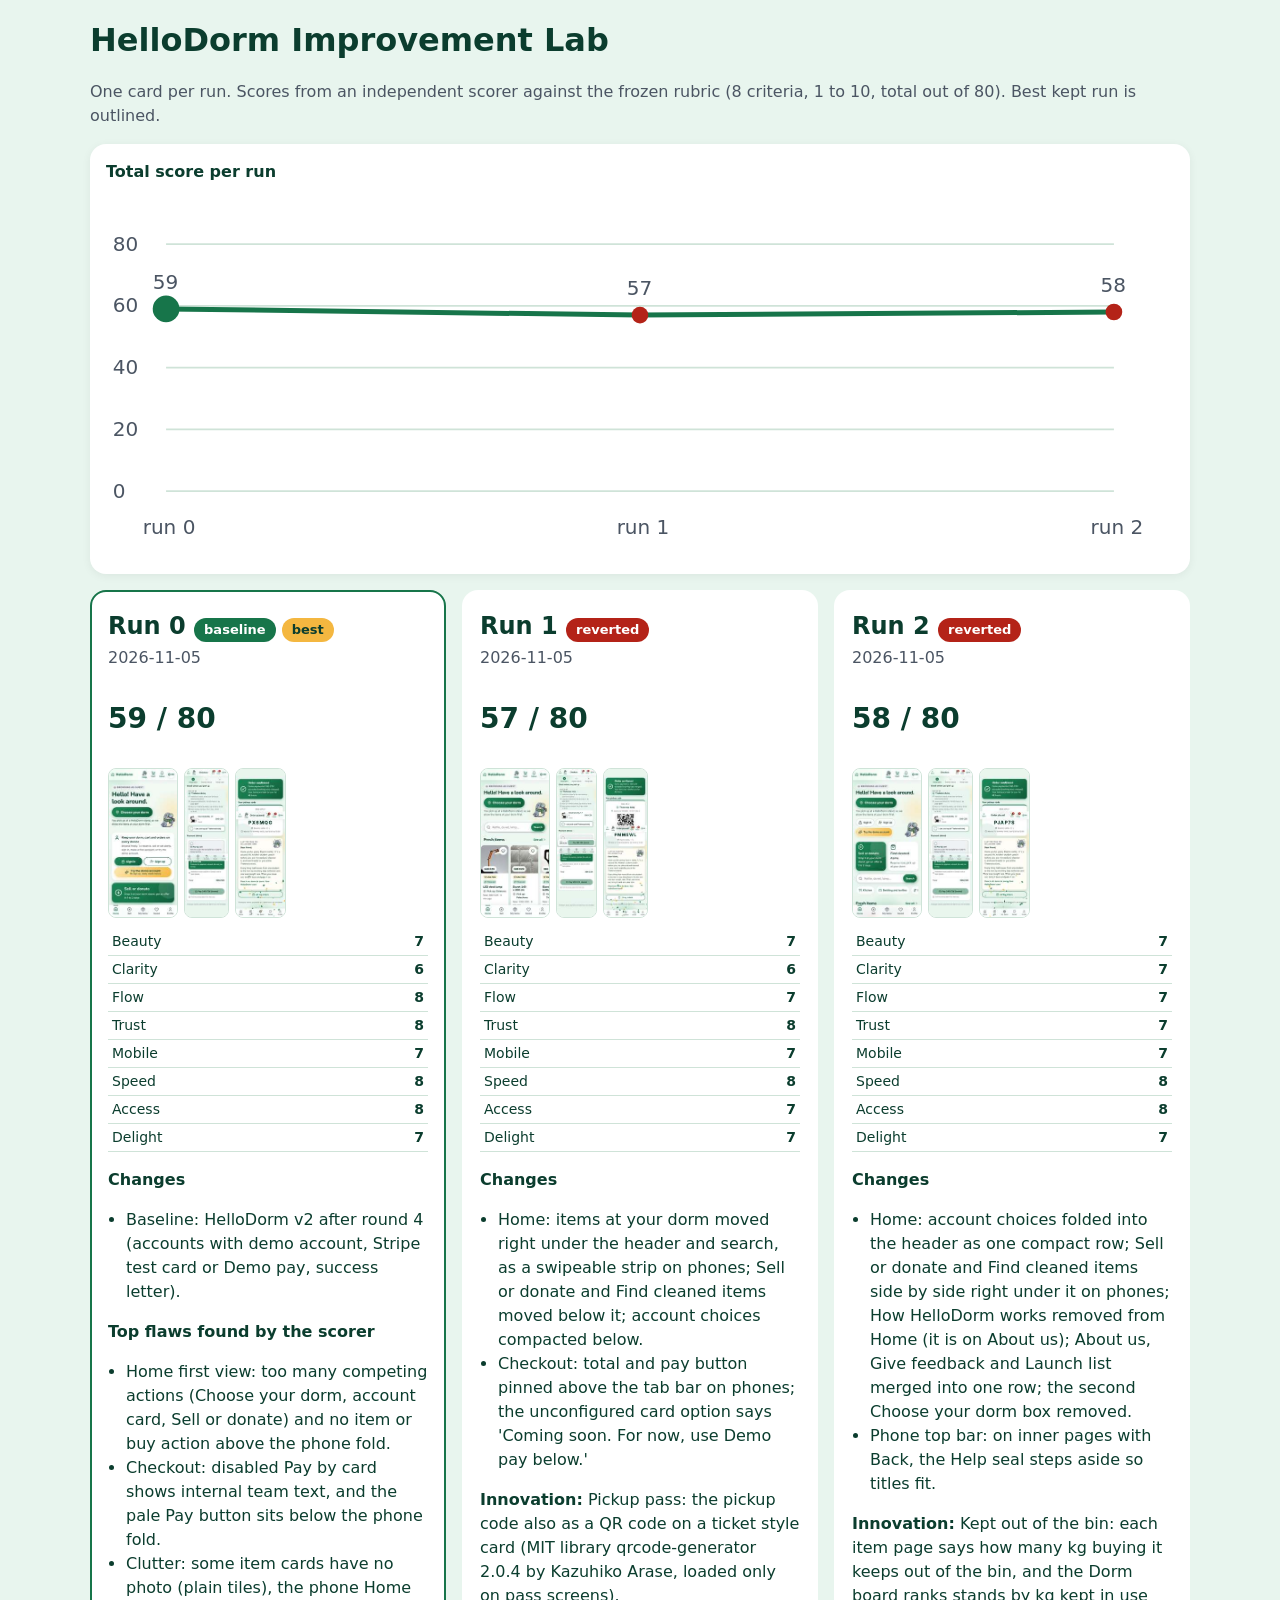
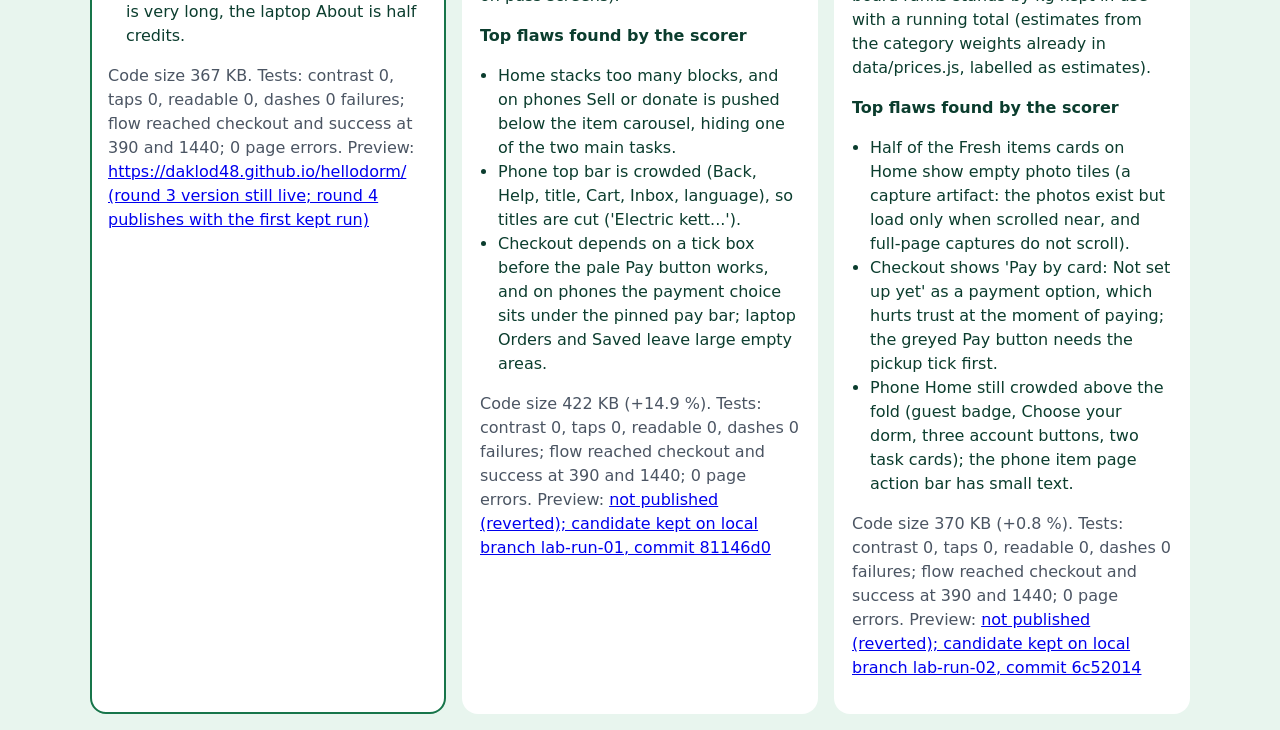
<file: LAB/tracker.html>
<!doctype html><html lang="en"><head><meta charset="utf-8"><meta name="viewport" content="width=device-width, initial-scale=1">
<title>HelloDorm Lab tracker</title>
<style>
:root { --bg: #E8F5EE; --card: #fff; --ink: #0B3D2E; --muted: #4B5563; --green: #17754A; --sun: #F4B740; --red: #B42318; --line: #CFE3D8; }
@media (prefers-color-scheme: dark) { :root:not([data-theme="light"]) { --bg: #0d1f18; --card: #14291f; --ink: #E6F4EC; --muted: #B7C9BF; --green: #5CC48F; --line: #2a4a3a; } }
:root[data-theme="dark"] { --bg: #0d1f18; --card: #14291f; --ink: #E6F4EC; --muted: #B7C9BF; --green: #5CC48F; --line: #2a4a3a; }
* { box-sizing: border-box; } body { margin: 0; background: var(--bg); color: var(--ink); font: 16px/1.5 system-ui, sans-serif; padding: 16px; }
main { max-width: 1100px; margin: 0 auto; } h1 { margin: 0 0 4px; } .muted { color: var(--muted); }
.panel { background: var(--card); border-radius: 16px; padding: 16px; margin: 16px 0; box-shadow: 0 2px 10px rgba(0,0,0,.06); }
svg text { fill: var(--muted); font-size: 12px; } .grid { display: grid; gap: 16px; grid-template-columns: repeat(auto-fill, minmax(300px, 1fr)); }
.run { background: var(--card); border-radius: 16px; padding: 16px; border: 2px solid transparent; }
.run.best { border-color: var(--green); } .badge { display: inline-block; padding: 2px 10px; border-radius: 999px; font-size: 13px; font-weight: 700; }
.kept, .baseline { background: var(--green); color: #fff; } .reverted { background: var(--red); color: #fff; } .bestb { background: var(--sun); color: #0B3D2E; margin-left: 6px; }
.thumbs { display: flex; gap: 6px; margin: 10px 0; overflow-x: auto; } .thumbs img { height: 150px; border-radius: 8px; border: 1px solid var(--line); }
table { width: 100%; border-collapse: collapse; font-size: 14px; } td { padding: 3px 4px; border-bottom: 1px solid var(--line); } td:last-child { text-align: right; font-weight: 700; }
ul { padding-left: 18px; margin: 6px 0; } .total { font-size: 28px; font-weight: 800; }
</style></head><body><main>
<h1>HelloDorm Improvement Lab</h1><p class="muted">One card per run. Scores from an independent scorer against the frozen rubric (8 criteria, 1 to 10, total out of 80). Best kept run is outlined.</p>
<div class="panel"><b>Total score per run</b><div id="chart"></div></div>
<div class="grid" id="cards"></div></main>
<script id="data" type="application/json">{"runs": [{"run": 0, "date": "2026-11-05", "verdict": "baseline", "changes": ["Baseline: HelloDorm v2 after round 4 (accounts with demo account, Stripe test card or Demo pay, success letter)."], "innovation": "", "references": [], "scores": {"first_impression_beauty": 7, "clarity_of_main_task": 6, "flow_without_dead_ends": 8, "trust_and_credibility": 8, "mobile_quality": 7, "speed": 8, "accessibility": 8, "delight_or_innovation": 7}, "total": 59, "top_3_flaws": ["Home first view: too many competing actions (Choose your dorm, account card, Sell or donate) and no item or buy action above the phone fold.", "Checkout: disabled Pay by card shows internal team text, and the pale Pay button sits below the phone fold.", "Clutter: some item cards have no photo (plain tiles), the phone Home is very long, the laptop About is half credits."], "size_bytes": 375967, "size_change_pct": null, "ready_seconds": 0.403, "tests": "contrast 0, taps 0, readable 0, dashes 0 failures; flow reached checkout and success at 390 and 1440; 0 page errors", "scorer": "independent subagent (fresh, saw only RUBRIC.md, captures and metrics.json)", "preview": "https://daklod48.github.io/hellodorm/ (round 3 version still live; round 4 publishes with the first kept run)", "tools": ["Playwright with headless Chromium (captures)", "tools/fake-firebase stand-in database (no real data written)", "independent scorer subagent"], "thumbs": ["[data-uri]", "[data-uri]", "[data-uri]"]}, {"run": 1, "date": "2026-11-05", "verdict": "reverted", "changes": ["Home: items at your dorm moved right under the header and search, as a swipeable strip on phones; Sell or donate and Find cleaned items moved below it; account choices compacted below.", "Checkout: total and pay button pinned above the tab bar on phones; the unconfigured card option says 'Coming soon. For now, use Demo pay below.'"], "innovation": "Pickup pass: the pickup code also as a QR code on a ticket style card (MIT library qrcode-generator 2.0.4 by Kazuhiko Arase, loaded only on pass screens).", "references": ["Too Good To Go (https://www.toogoodtogo.com/en-gb): nearby offers first on Home", "Vinted (https://www.vinted.co.uk/): feed first Home with search on top", "Olio (https://olioapp.com/en/): what is near you first. All three studied in Chrome on 20 Oct 2026 (DESIGN-NOTES.md); not reopened, the build machine's network blocks them."], "scores": {"first_impression_beauty": 7, "clarity_of_main_task": 6, "flow_without_dead_ends": 7, "trust_and_credibility": 8, "mobile_quality": 7, "speed": 8, "accessibility": 7, "delight_or_innovation": 7}, "total": 57, "top_3_flaws": ["Home stacks too many blocks, and on phones Sell or donate is pushed below the item carousel, hiding one of the two main tasks.", "Phone top bar is crowded (Back, Help, title, Cart, Inbox, language), so titles are cut ('Electric kett...').", "Checkout depends on a tick box before the pale Pay button works, and on phones the payment choice sits under the pinned pay bar; laptop Orders and Saved leave large empty areas."], "size_bytes": 431901, "size_change_pct": 14.9, "ready_seconds": 0.319, "tests": "contrast 0, taps 0, readable 0, dashes 0 failures; flow reached checkout and success at 390 and 1440; 0 page errors", "scorer": "independent subagent (fresh, saw only RUBRIC.md, captures and metrics.json)", "preview": "not published (reverted); candidate kept on local branch lab-run-01, commit 81146d0", "why_reverted": "Total fell from 59 to 57 (flow 8 to 7, accessibility 8 to 7). Rule: keep only if the total rises.", "tools": ["Playwright with headless Chromium", "tools/fake-firebase stand-in database", "npm registry (qrcode-generator)", "independent scorer subagent"], "thumbs": ["[data-uri]", "[data-uri]", "[data-uri]"]}, {"run": 2, "date": "2026-11-05", "verdict": "reverted", "changes": ["Home: account choices folded into the header as one compact row; Sell or donate and Find cleaned items side by side right under it on phones; How HelloDorm works removed from Home (it is on About us); About us, Give feedback and Launch list merged into one row; the second Choose your dorm box removed.", "Phone top bar: on inner pages with Back, the Help seal steps aside so titles fit."], "innovation": "Kept out of the bin: each item page says how many kg buying it keeps out of the bin, and the Dorm board ranks stands by kg kept in use with a running total (estimates from the category weights already in data/prices.js, labelled as estimates).", "references": ["Too Good To Go (https://www.toogoodtogo.com/en-gb): impact shown as a concrete number", "Ecosia (https://www.ecosia.org/): one impact number as a community counter", "Olio (https://olioapp.com/en/): neighbourhood framing. Studied 20 Oct 2026 (DESIGN-NOTES.md); not reopened, blocked by the build machine's network."], "scores": {"first_impression_beauty": 7, "clarity_of_main_task": 7, "flow_without_dead_ends": 7, "trust_and_credibility": 7, "mobile_quality": 7, "speed": 8, "accessibility": 8, "delight_or_innovation": 7}, "total": 58, "top_3_flaws": ["Half of the Fresh items cards on Home show empty photo tiles (a capture artifact: the photos exist but load only when scrolled near, and full-page captures do not scroll).", "Checkout shows 'Pay by card: Not set up yet' as a payment option, which hurts trust at the moment of paying; the greyed Pay button needs the pickup tick first.", "Phone Home still crowded above the fold (guest badge, Choose your dorm, three account buttons, two task cards); the phone item page action bar has small text."], "size_bytes": 379115, "size_change_pct": 0.8, "ready_seconds": 0.327, "tests": "contrast 0, taps 0, readable 0, dashes 0 failures; flow reached checkout and success at 390 and 1440; 0 page errors", "scorer": "independent subagent (fresh, saw only RUBRIC.md, captures and metrics.json)", "preview": "not published (reverted); candidate kept on local branch lab-run-02, commit 6c52014", "why_reverted": "Total 58 is below the baseline 59 (clarity 6 to 7, but trust 8 to 7 and flow 8 to 7). Rule: keep only if the total rises.", "tools": ["Playwright with headless Chromium", "tools/fake-firebase stand-in database", "independent scorer subagent"], "thumbs": ["[data-uri]", "[data-uri]", "[data-uri]"]}], "crit": ["first_impression_beauty", "clarity_of_main_task", "flow_without_dead_ends", "trust_and_credibility", "mobile_quality", "speed", "accessibility", "delight_or_innovation"], "label": ["Beauty", "Clarity", "Flow", "Trust", "Mobile", "Speed", "Access", "Delight"], "best": 0}</script>
<script>
const D = JSON.parse(document.getElementById('data').textContent);
const esc = (s) => String(s ?? '').replace(/[&<>"]/g, (c) => ({ '&': '&amp;', '<': '&lt;', '>': '&gt;', '"': '&quot;' }[c]));
const W = 640, H = 220, P = 36, runs = D.runs, n = runs.length;
const x = (i) => P + (n < 2 ? (W - 2 * P) / 2 : i * (W - 2 * P) / (n - 1)), y = (v) => H - P - (v / 80) * (H - 2 * P);
let s = `<svg viewBox="0 0 ${W} ${H}" width="100%" role="img" aria-label="Total score per run">`;
[0, 20, 40, 60, 80].forEach((v) => { s += `<line x1="${P}" x2="${W - P}" y1="${y(v)}" y2="${y(v)}" stroke="var(--line)"/><text x="4" y="${y(v) + 4}">${v}</text>`; });
s += `<polyline fill="none" stroke="var(--green)" stroke-width="3" points="${runs.map((r, i) => x(i) + ',' + y(r.total)).join(' ')}"/>`;
runs.forEach((r, i) => { s += `<circle cx="${x(i)}" cy="${y(r.total)}" r="${r.run === D.best ? 8 : 5}" fill="${r.verdict === 'reverted' ? 'var(--red)' : 'var(--green)'}"/><text x="${x(i) - 14}" y="${H - 10}">run ${r.run}</text><text x="${x(i) - 8}" y="${y(r.total) - 12}">${r.total}</text>`; });
document.getElementById('chart').innerHTML = s + '</svg>';
document.getElementById('cards').innerHTML = runs.map((r) => `<article class="run ${r.run === D.best ? 'best' : ''}">
  <h2 style="margin:0">Run ${r.run} <span class="badge ${r.verdict}">${esc(r.verdict)}</span>${r.run === D.best ? '<span class="badge bestb">best</span>' : ''}</h2>
  <p class="muted" style="margin:2px 0">${esc(r.date)}</p><p class="total">${r.total} / 80</p>
  <div class="thumbs">${r.thumbs.map((t) => `<img src="${t}" alt="Run ${r.run} capture">`).join('')}</div>
  <table>${D.crit.map((c, i) => `<tr><td>${D.label[i]}</td><td>${r.scores[c]}</td></tr>`).join('')}</table>
  <p><b>Changes</b></p><ul>${(r.changes || []).map((c) => `<li>${esc(c)}</li>`).join('')}</ul>
  ${r.innovation ? `<p><b>Innovation:</b> ${esc(r.innovation)}</p>` : ''}
  <p><b>Top flaws found by the scorer</b></p><ul>${(r.top_3_flaws || []).map((c) => `<li>${esc(c)}</li>`).join('')}</ul>
  <p class="muted">Code size ${(r.size_bytes / 1024).toFixed(0)} KB${r.size_change_pct != null ? ` (${r.size_change_pct > 0 ? '+' : ''}${r.size_change_pct} %)` : ''}. Tests: ${esc(r.tests)}. ${r.preview ? `Preview: <a href="${esc(r.preview)}">${esc(r.preview)}</a>` : ''}</p>
</article>`).join('');
</script></body></html>
</file>
